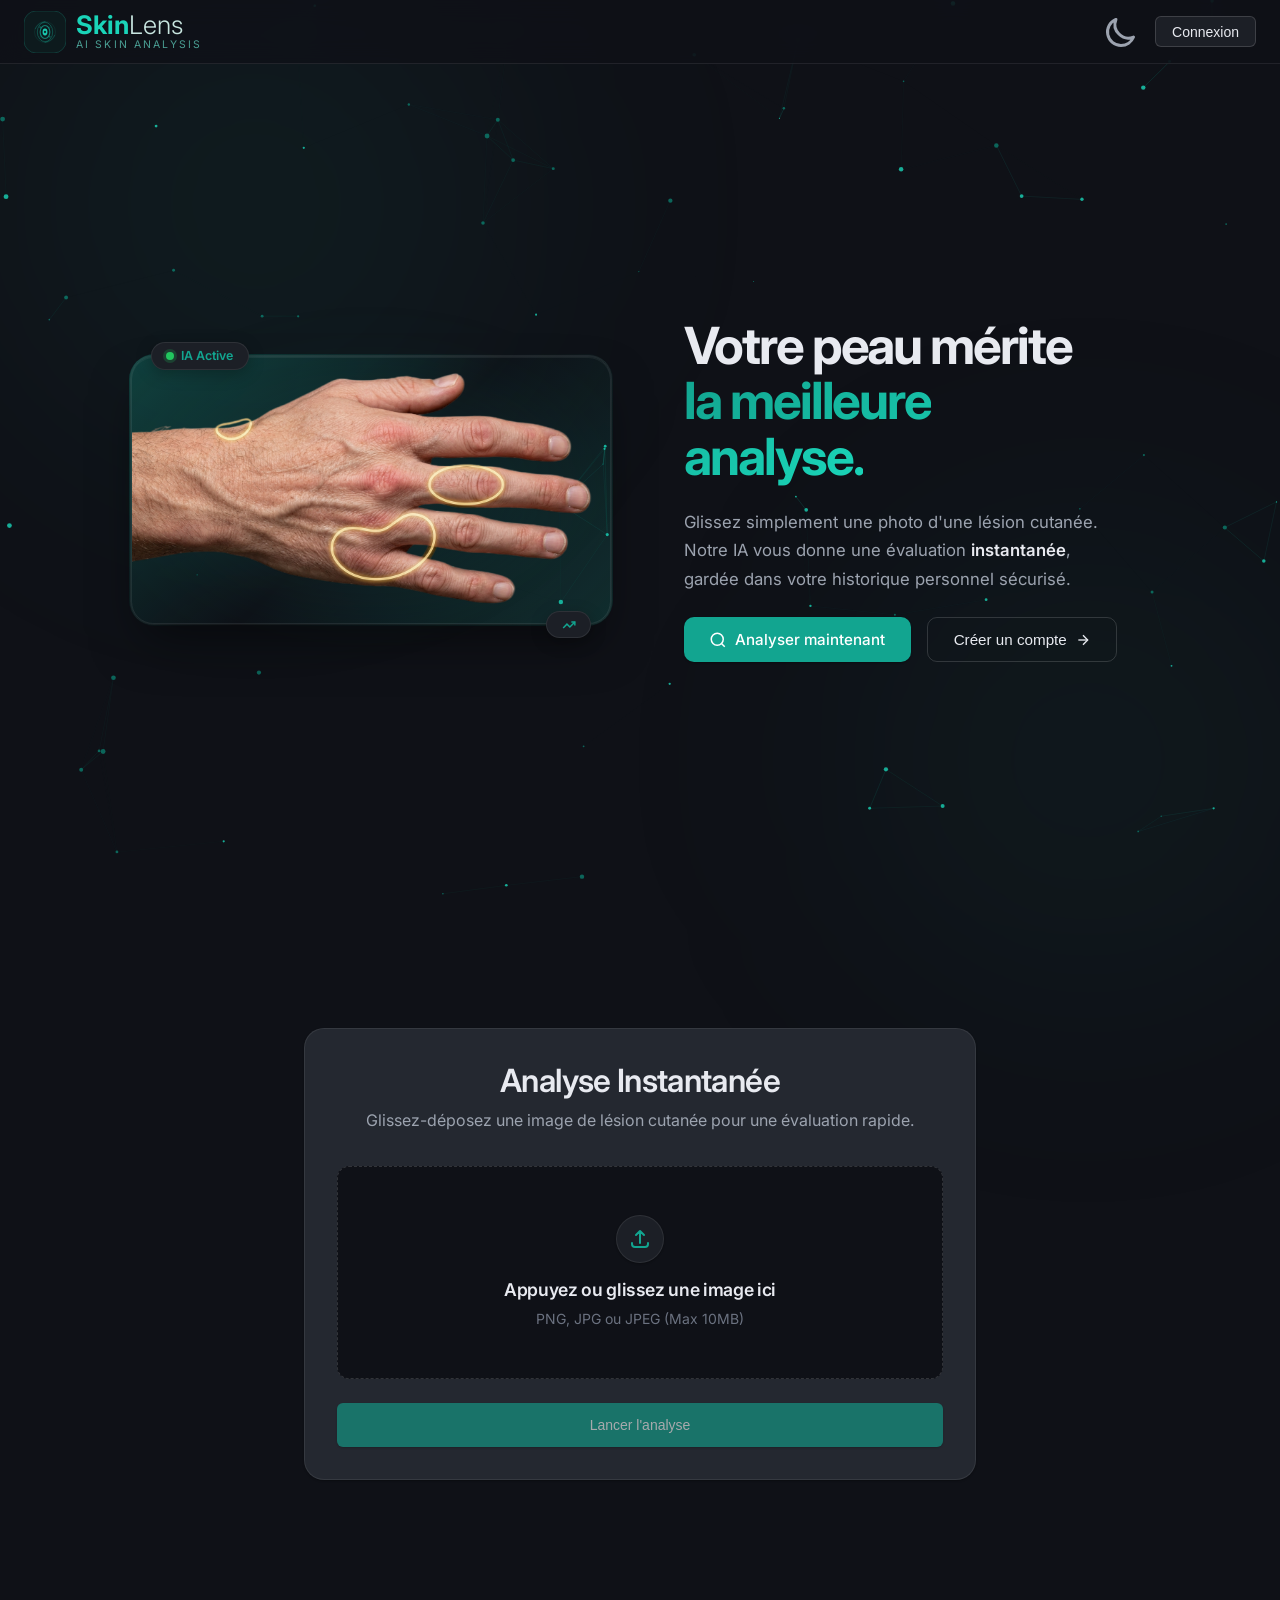
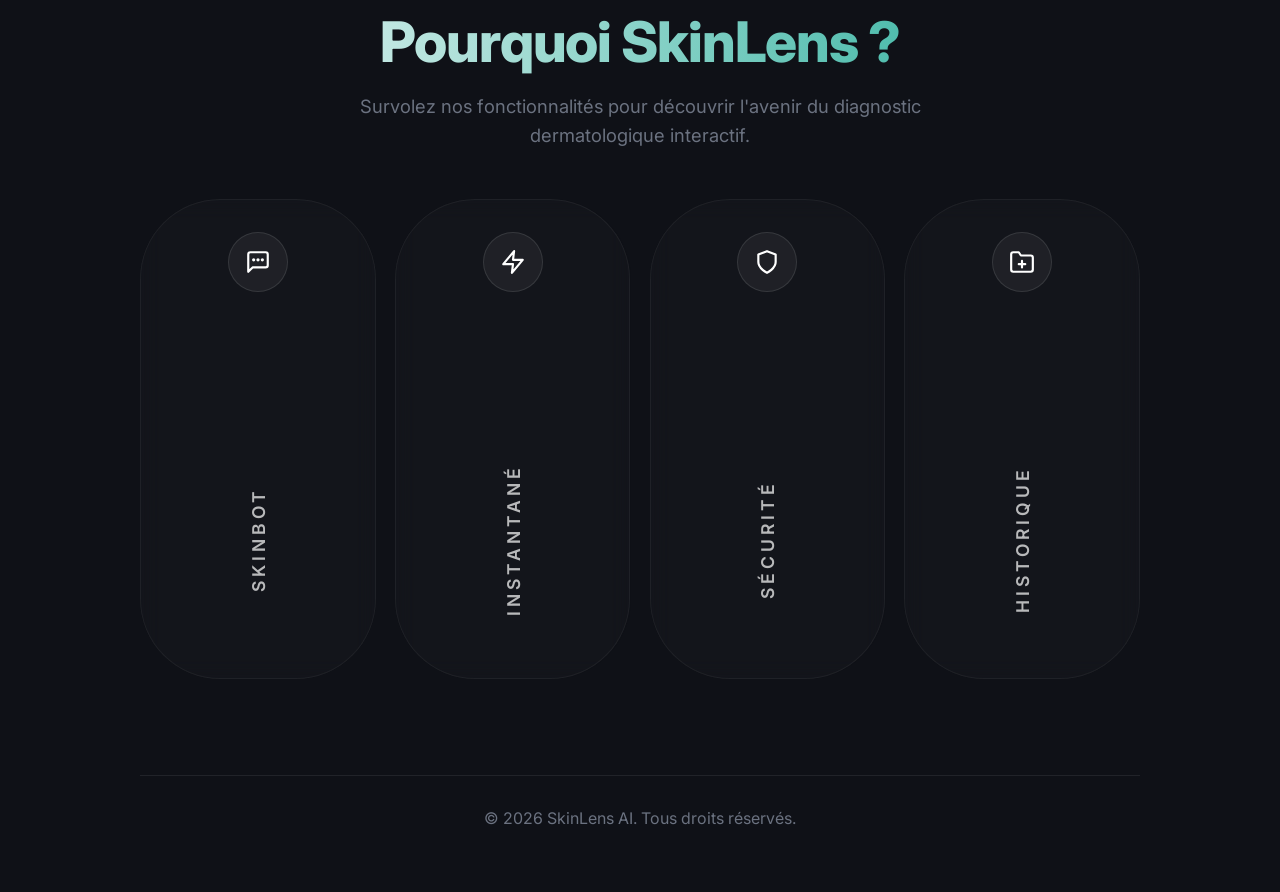
<file: frond-end/index.html>
<!DOCTYPE html>
<html lang="fr" data-theme="dark">

<head>
  <meta charset="UTF-8">
  <meta name="viewport" content="width=device-width, initial-scale=1.0">
  <title>Skin AI - Analyse Cutanée</title>
  <meta name="description" content="Analysez vos lésions cutanées instantanément grâce à l'IA.">
  <link rel="preconnect" href="https://fonts.googleapis.com">
  <link rel="preconnect" href="https://fonts.gstatic.com" crossorigin>
  <link href="https://fonts.googleapis.com/css2?family=Inter:wght@300;400;500;600;700&display=swap" rel="stylesheet">
  <link rel="stylesheet" href="css/main.css">
  <script>
    // Theme initialization
    const savedTheme = localStorage.getItem("skin_theme") || "dark";
    document.documentElement.setAttribute("data-theme", savedTheme);
  </script>
</head>

<body>

  <!-- Dynamic Background Canvas -->
  <canvas id="bg-canvas"
    style="position: fixed; top: 0; left: 0; width: 100%; height: 100%; z-index: -2; pointer-events: none;"></canvas>

  <nav class="navbar" style="justify-content: space-between;">
    <div class="flex items-center gap-4">
      <a href="#" class="nav-brand" style="display:flex; align-items:center; gap:10px; text-decoration:none;">
        <div class="logo-wrapper" style="display:flex;">
          <svg width="42" height="42" viewBox="0 0 52 52" fill="none" xmlns="http://www.w3.org/2000/svg"
            class="logo-light">
            <rect width="52" height="52" rx="15" fill="#0D7A6B" />
            <ellipse cx="26" cy="26" rx="13" ry="13" stroke="white" stroke-width="0.8" fill="none" opacity="0.15" />
            <ellipse cx="26" cy="26" rx="9.5" ry="12" stroke="white" stroke-width="1.2" fill="none" opacity="0.3" />
            <ellipse cx="26" cy="26" rx="6" ry="8" stroke="white" stroke-width="1.4" fill="none" opacity="0.55" />
            <ellipse cx="26" cy="26" rx="3" ry="4.2" fill="white" opacity="0.95" />
            <circle cx="26" cy="26" r="1.4" fill="#0D7A6B" />
            <circle cx="26" cy="26" r="0.6" fill="white" />
            <path d="M14 22 Q17 15 26 13" stroke="white" stroke-width="0.9" stroke-linecap="round" fill="none"
              opacity="0.3" />
            <path d="M38 30 Q35 37 26 39" stroke="white" stroke-width="0.9" stroke-linecap="round" fill="none"
              opacity="0.3" />
            <circle cx="20" cy="20" r="1" fill="white" opacity="0.4" />
            <circle cx="32" cy="32" r="1" fill="white" opacity="0.4" />
            <circle cx="32" cy="20" r="0.7" fill="white" opacity="0.25" />
            <circle cx="20" cy="32" r="0.7" fill="white" opacity="0.25" />
          </svg>
          <svg width="42" height="42" viewBox="0 0 52 52" fill="none" xmlns="http://www.w3.org/2000/svg"
            class="logo-dark">
            <rect width="52" height="52" rx="15" fill="#0D2E28" stroke="#1AD4B8" stroke-width="0.7" opacity="0.35" />
            <ellipse cx="26" cy="26" rx="13" ry="13" stroke="#1AD4B8" stroke-width="0.8" fill="none" opacity="0.15" />
            <ellipse cx="26" cy="26" rx="9.5" ry="12" stroke="#1AD4B8" stroke-width="1.2" fill="none" opacity="0.3" />
            <ellipse cx="26" cy="26" rx="6" ry="8" stroke="#1AD4B8" stroke-width="1.4" fill="none" opacity="0.55" />
            <ellipse cx="26" cy="26" rx="3" ry="4.2" fill="#1AD4B8" opacity="0.95" />
            <circle cx="26" cy="26" r="1.4" fill="#0B1014" />
            <circle cx="26" cy="26" r="0.6" fill="#1AD4B8" />
            <path d="M14 22 Q17 15 26 13" stroke="#1AD4B8" stroke-width="0.9" stroke-linecap="round" fill="none"
              opacity="0.3" />
            <path d="M38 30 Q35 37 26 39" stroke="#1AD4B8" stroke-width="0.9" stroke-linecap="round" fill="none"
              opacity="0.3" />
            <circle cx="20" cy="20" r="1" fill="#1AD4B8" opacity="0.4" />
            <circle cx="32" cy="32" r="1" fill="#1AD4B8" opacity="0.4" />
            <circle cx="32" cy="20" r="0.7" fill="#1AD4B8" opacity="0.25" />
            <circle cx="20" cy="32" r="0.7" fill="#1AD4B8" opacity="0.25" />
          </svg>
        </div>
        <div class="brand-text" style="display:flex; flex-direction:column; line-height:1; align-items:flex-start;">
          <div style="font-size:1.6rem;">
            <span class="brand-skin">Skin</span><span class="brand-lens">Lens</span>
          </div>
          <span class="brand-tagline">AI Skin Analysis</span>
        </div>
      </a>
    </div>

    <div class="nav-center hidden md-flex" style="gap: 2.5rem;">
      <a href="#home" class="nav-tab active">Accueil</a>
      <a href="#try-it" class="nav-tab">Analyser</a>
      <a href="#about" class="nav-tab">À propos</a>
    </div>

    <div class="nav-actions">
      <button id="theme-toggle" class="icon-btn" title="Changer le thème">
        <svg class="sun-icon hidden" fill="none" stroke="currentColor" viewBox="0 0 24 24">
          <path stroke-linecap="round" stroke-linejoin="round" stroke-width="2"
            d="M12 3v1m0 16v1m9-9h-1M4 12H3m15.364 6.364l-.707-.707M6.343 6.343l-.707-.707m12.728 0l-.707.707M6.343 17.657l-.707.707M16 12a4 4 0 11-8 0 4 4 0 018 0z">
          </path>
        </svg>
        <svg class="moon-icon" fill="none" stroke="currentColor" viewBox="0 0 24 24">
          <path stroke-linecap="round" stroke-linejoin="round" stroke-width="2"
            d="M20.354 15.354A9 9 0 018.646 3.646 9.003 9.003 0 0012 21a9.003 9.003 0 008.354-5.646z"></path>
        </svg>
      </button>
      <button id="nav-login-btn" class="btn btn-secondary" onclick="app.ui.toggleModal('login-modal')"
        style="padding: 0.4rem 1rem;">Connexion</button>
      <a id="nav-dash-btn" href="dashboard.html" class="btn btn-primary hidden" style="padding: 0.4rem 1rem;">Mon
        espace</a>
      <button id="nav-logout-btn" class="btn btn-secondary hidden"
        onclick="window.api.auth.logout(); location.reload();" style="padding: 0.4rem 1rem;">Déconnexion</button>
    </div>
  </nav>

  <div class="main-wrapper" style="margin-left: 0; padding-top: 0; display: block; width: 100%; overflow-x: hidden;">

    <!-- ══ HERO SECTION ══ -->
    <section id="home" class="hero-section">
      <div class="hero-grid">

        <!-- LEFT: Image -->
        <div class="hero-visual">
          <div class="hero-img-frame">
            <div class="hero-glow-outer"></div>
            <div class="hero-glow-inner"></div>
            <!-- Badge top-left -->
            <div class="hero-badge">
              <span class="hero-badge-dot"></span>
              IA Active
            </div>
            <!-- Image -->
            <img src="img.png" alt="Analyse cutanée par IA" class="hero-img" />
            <!-- Stat chip bottom-right -->
            <div class="hero-stat">
              <svg width="14" height="14" viewBox="0 0 24 24" fill="none" stroke="currentColor" stroke-width="2.5">
                <polyline points="22 7 13.5 15.5 8.5 10.5 2 17"></polyline>
                <polyline points="16 7 22 7 22 13"></polyline>
              </svg>

            </div>
          </div>
        </div>

        <!-- RIGHT: Text -->
        <div class="hero-content">

          <h1 class="hero-title">
            Votre peau mérite<br />
            <span class="hero-title-accent">la meilleure<br />analyse.</span>
          </h1>
          <p class="hero-desc">
            Glissez simplement une photo d'une lésion cutanée.
            Notre IA vous donne une évaluation <strong>instantanée</strong>,
            gardée dans votre historique personnel sécurisé.
          </p>
          <div class="hero-actions">
            <a href="#try-it" class="btn btn-primary btn-hero">
              <svg width="18" height="18" viewBox="0 0 24 24" fill="none" stroke="currentColor" stroke-width="2">
                <circle cx="11" cy="11" r="8" />
                <line x1="21" y1="21" x2="16.65" y2="16.65" />
              </svg>
              Analyser maintenant
            </a>
            <button class="btn btn-ghost btn-hero" onclick="app.ui.toggleModal('register-modal')">
              Créer un compte
              <svg width="16" height="16" viewBox="0 0 24 24" fill="none" stroke="currentColor" stroke-width="2">
                <line x1="5" y1="12" x2="19" y2="12" />
                <polyline points="12 5 19 12 12 19" />
              </svg>
            </button>
          </div>
          <!-- Trust indicators -->


        </div>
    </section>

    <section id="try-it" class="container mt-8 mb-8" style="max-width: 720px; margin: 4rem auto; padding-top: 4rem;">
      <div class="upload-card">
        <div class="text-center mb-8">
          <h2 class="mb-2" style="font-size: 2rem;">Analyse Instantanée</h2>
          <p>Glissez-déposez une image de lésion cutanée pour une évaluation rapide.</p>
        </div>
        <div id="ai-drop-zone" class="drop-zone idle">
          <div class="upload-icon">
            <svg fill="none" stroke="currentColor" viewBox="0 0 24 24" stroke-width="2">
              <path stroke-linecap="round" stroke-linejoin="round"
                d="M4 16v1a3 3 0 003 3h10a3 3 0 003-3v-1m-4-8l-4-4m0 0L8 8m4-4v12"></path>
            </svg>
          </div>
          <h3 class="mb-2" style="font-size: 1.1rem; color: var(--text-primary);">Appuyez ou glissez une image ici</h3>
          <p class="text-sm text-muted">PNG, JPG ou JPEG (Max 10MB)</p>
          <input type="file" id="ai-file-input" accept="image/*" class="hidden">
        </div>
        <img id="ai-preview" class="preview-img hidden w-full mt-4" alt="Prévisualisation"
          style="border-radius: var(--radius-md); max-height: 300px; object-fit: contain; border: 1px solid var(--border-subtle);">

        <div id="ai-progress-container" class="progress-container hidden mt-4"
          style="width: 100%; height: 8px; background: var(--bg-hover); border-radius: 4px; overflow: hidden;">
          <div id="ai-progress-bar"
            style="height: 100%; width: 0%; background: var(--accent-primary); transition: width 0.3s ease;"></div>
        </div>

        <button id="ai-btn-predict" class="btn btn-primary mt-6 w-full" style="padding: 0.875rem;" disabled>Lancer
          l'analyse</button>
        <div id="ai-result" class="result-card hidden mt-6">
          <h3 class="mb-4" style="color: var(--accent-primary); font-size: 1.25rem;">Résultats de l'analyse</h3>
          <div id="ai-predictions-list" class="flex flex-col gap-3">
            <!-- Predictions will be injected here -->
          </div>
        </div>
      </div>
    </section>

    <style>
      .expanding-gallery {
        display: flex;
        width: 100%;
        max-width: 1000px;
        height: 480px;
        margin: 0 auto;
        gap: 1.2rem;
      }
      
      .expanding-card {
        flex: 1;
        border-radius: 80px;
        background: rgba(255, 255, 255, 0.02);
        border: 1px solid rgba(255, 255, 255, 0.05);
        backdrop-filter: blur(10px);
        position: relative;
        overflow: hidden;
        cursor: pointer;
        display: flex;
        flex-direction: column;
        justify-content: flex-end;
        padding: 2.5rem;
        transition: all 0.7s cubic-bezier(0.25, 1, 0.3, 1);
      }
      
      .expanding-card:hover {
        flex: 5;
        background: rgba(13, 122, 107, 0.1);
        border-color: rgba(26, 212, 184, 0.4);
        box-shadow: 0 20px 50px rgba(0,0,0,0.4), inset 0 0 30px rgba(26, 212, 184, 0.1);
      }

      .expanding-card::before {
        content: '';
        position: absolute;
        top: -150px; right: -150px;
        width: 400px; height: 400px;
        background: radial-gradient(circle, rgba(26, 212, 184, 0.2) 0%, transparent 70%);
        border-radius: 50%;
        opacity: 0;
        transition: opacity 0.7s ease;
        pointer-events: none;
      }
      .expanding-card:hover::before {
        opacity: 1;
      }

      .card-icon {
        width: 60px; height: 60px;
        border-radius: 50%;
        background: rgba(255, 255, 255, 0.05);
        border: 1px solid rgba(255, 255, 255, 0.1);
        display: flex; align-items: center; justify-content: center;
        font-size: 1.8rem;
        position: absolute;
        top: 2rem;
        left: 50%;
        transform: translateX(-50%);
        transition: all 0.7s cubic-bezier(0.25, 1, 0.3, 1);
        color: #fff;
      }
      
      .expanding-card:hover .card-icon {
        left: 2.5rem;
        transform: translateX(0);
        background: linear-gradient(135deg, rgba(26, 212, 184, 0.2), rgba(13, 122, 107, 0.4));
        border-color: rgba(26, 212, 184, 0.4);
        color: #1AD4B8;
        box-shadow: 0 0 20px rgba(26, 212, 184, 0.3);
      }

      .card-title-vertical {
        position: absolute;
        bottom: 8rem;
        left: 50%;
        transform: translateX(-50%) rotate(-90deg);
        transform-origin: center center;
        white-space: nowrap;
        font-size: 1.1rem;
        font-weight: 600;
        color: rgba(255, 255, 255, 0.7);
        transition: all 0.4s ease;
        letter-spacing: 4px;
        text-transform: uppercase;
      }
      
      .expanding-card:hover .card-title-vertical {
        opacity: 0;
        transform: translateX(-50%) rotate(-90deg) translateY(20px);
      }

      .card-content {
        display: flex;
        flex-direction: column;
        gap: 0.8rem;
        opacity: 0;
        transform: translateY(30px);
        transition: all 0.5s cubic-bezier(0.25, 1, 0.3, 1);
        width: 350px;
        pointer-events: none;
      }
      
      .expanding-card:hover .card-content {
        opacity: 1;
        transform: translateY(0);
        transition-delay: 0.2s;
        pointer-events: auto;
      }

      .card-title {
        font-size: 2.2rem;
        font-weight: 700;
        color: #fff;
        margin: 0;
      }
      
      .card-desc {
        color: rgba(255, 255, 255, 0.8);
        font-size: 1.1rem;
        line-height: 1.6;
        margin: 0;
      }

      @media (max-width: 900px) {
        .expanding-gallery {
          flex-direction: column;
          height: 600px;
        }
        .expanding-card:hover {
           flex: 3;
        }
        .card-icon {
          left: 2rem;
          top: 50%;
          transform: translateY(-50%);
        }
        .card-title-vertical {
          transform: translateY(-50%);
          left: 6rem;
          top: 50%;
          bottom: auto;
          letter-spacing: 2px;
        }
        .expanding-card:hover .card-title-vertical {
          transform: translateY(-50%) translateX(20px);
        }
        .expanding-card:hover .card-icon {
          top: 2rem;
          left: 2rem;
          transform: translateY(0);
        }
        .card-content {
          width: 100%;
        }
      }
    </style>

    <section id="about" class="container mt-8 mb-8" style="max-width: 1100px; margin: 6rem auto;">
      <div class="text-center mb-12">
        <h2 style="font-size: 3.5rem; font-weight: 800; margin-bottom: 1rem; background: linear-gradient(90deg, #fff, var(--accent-primary)); -webkit-background-clip: text; -webkit-text-fill-color: transparent;">Pourquoi SkinLens ?</h2>
        <p style="font-size: 1.15rem; color: var(--text-muted); max-width: 650px; margin: 0 auto;">Survolez nos fonctionnalités pour découvrir l'avenir du diagnostic dermatologique interactif.</p>
      </div>

      <div class="expanding-gallery">
        
        <!-- SkinBot -->
        <div class="expanding-card">
          <div class="card-icon">
            <svg width="26" height="26" viewBox="0 0 24 24" fill="none" stroke="currentColor" stroke-width="2" stroke-linecap="round" stroke-linejoin="round">
              <path d="M21 15a2 2 0 0 1-2 2H7l-4 4V5a2 2 0 0 1 2-2h14a2 2 0 0 1 2 2z"></path>
              <circle cx="8" cy="10" r="1.5" fill="currentColor" stroke="none"></circle>
              <circle cx="12" cy="10" r="1.5" fill="currentColor" stroke="none"></circle>
              <circle cx="16" cy="10" r="1.5" fill="currentColor" stroke="none"></circle>
            </svg>
          </div>
          <div class="card-title-vertical">SkinBot</div>
          <div class="card-content">
            <h3 class="card-title">SkinBot Assistant</h3>
            <p class="card-desc">Discutez en temps réel avec notre intelligence artificielle conversationnelle. SkinBot vulgarise les termes médicaux complexes et vous accompagne pas-à-pas dans la compréhension de vos résultats.</p>
          </div>
        </div>

        <!-- Instantané -->
        <div class="expanding-card">
          <div class="card-icon">
            <svg width="26" height="26" viewBox="0 0 24 24" fill="none" stroke="currentColor" stroke-width="2" stroke-linecap="round" stroke-linejoin="round"><polygon points="13 2 3 14 12 14 11 22 21 10 12 10 13 2"></polygon></svg>
          </div>
          <div class="card-title-vertical">Instantané</div>
          <div class="card-content">
            <h3 class="card-title">Analyse Rapide</h3>
            <p class="card-desc">Obtenez une évaluation en quelques secondes grâce à notre moteur de Deep Learning (EfficientNet) embarqué à très haute performance, directement depuis l'interface web.</p>
          </div>
        </div>

        <!-- Privé -->
        <div class="expanding-card">
          <div class="card-icon">
            <svg width="26" height="26" viewBox="0 0 24 24" fill="none" stroke="currentColor" stroke-width="2" stroke-linecap="round" stroke-linejoin="round"><path d="M12 22s8-4 8-10V5l-8-3-8 3v7c0 6 8 10 8 10z"></path></svg>
          </div>
          <div class="card-title-vertical">Sécurité</div>
          <div class="card-content">
            <h3 class="card-title">Privé & Sécurisé</h3>
            <p class="card-desc">Vos données médicales vous appartiennent. Nous utilisons un chiffrement avancé et une authentification forte pour garantir la confidentialité absolue de vos dossiers personnels.</p>
          </div>
        </div>

        <!-- Historique -->
        <div class="expanding-card">
          <div class="card-icon">
            <svg width="26" height="26" viewBox="0 0 24 24" fill="none" stroke="currentColor" stroke-width="2" stroke-linecap="round" stroke-linejoin="round"><path d="M22 19a2 2 0 0 1-2 2H4a2 2 0 0 1-2-2V5a2 2 0 0 1 2-2h5l2 3h9a2 2 0 0 1 2 2z"></path><line x1="12" y1="11" x2="12" y2="17"></line><line x1="9" y1="14" x2="15" y2="14"></line></svg>
          </div>
          <div class="card-title-vertical">Historique</div>
          <div class="card-content">
            <h3 class="card-title">Suivi Médical</h3>
            <p class="card-desc">Toutes vos analyses sont soigneusement sauvegardées et structurées dans votre espace personnel sécurisé pour un suivi continu et détaillé de l'évolution de vos lésions.</p>
          </div>
        </div>

      </div>
    </section>

    <footer class="mt-12 text-center text-muted"
      style="padding: 2rem 0; border-top: 1px solid var(--border-subtle); max-width: 1000px; margin: 0 auto; width: 100%;">
      &copy; 2026 SkinLens AI. Tous droits réservés.
    </footer>
  </div>

  <!-- Login Modal -->
  <div id="login-modal" class="modal-overlay">
    <div class="modal-content relative">
      <button class="modal-close" onclick="app.ui.toggleModal('login-modal')">&times;</button>
      <h2 class="mb-4">Bon retour 👋</h2>
      <form id="login-form">
        <div class="input-group">
          <label class="input-label">Email</label>
          <input type="email" id="login-email" class="input-field" required>
        </div>
        <div class="input-group">
          <label class="input-label">Mot de passe</label>
          <input type="password" id="login-password" class="input-field" required>
        </div>
        <div id="login-error" class="mb-4 text-center text-sm" style="color:var(--danger);"></div>
        <button type="submit" class="btn btn-primary" style="width:100%;">Se connecter</button>
      </form>
      <p class="text-center mt-4 text-sm text-muted">
        Pas encore de compte ?
        <a href="#" onclick="app.ui.toggleModal('login-modal'); app.ui.toggleModal('register-modal');"
          style="color: var(--accent-primary); font-weight: 500;">S'inscrire</a>
      </p>
    </div>
  </div>

  <!-- Register Modal -->
  <div id="register-modal" class="modal-overlay">
    <div class="modal-content relative">
      <button class="modal-close" onclick="app.ui.toggleModal('register-modal')">&times;</button>
      <h2 class="mb-4">Créer un compte</h2>
      <form id="register-form">
        <div class="input-group">
          <label class="input-label">Email</label>
          <input type="email" id="reg-email" class="input-field" required>
        </div>
        <div class="input-group">
          <label class="input-label">Mot de passe</label>
          <input type="password" id="reg-password" class="input-field" required>
        </div>
        <div id="reg-error" class="mb-4 text-center text-sm" style="color:var(--danger);"></div>
        <button type="submit" class="btn btn-primary" style="width:100%;">S'inscrire</button>
      </form>
    </div>
  </div>

  <!-- Custom Alert Modal -->
  <div id="alert-modal" class="modal-overlay" style="z-index: 9999;">
    <div class="modal-content relative" style="max-width:400px; padding: 2rem; text-align: center;">
      <h3 id="alert-modal-title" class="mb-4" style="color:var(--text-primary);">Message</h3>
      <p id="alert-modal-message" class="text-sm text-muted mb-6"></p>
      <div class="flex justify-center">
        <button id="alert-modal-ok" class="btn btn-primary w-full">OK</button>
      </div>
    </div>
  </div>

  <!-- Background Animation Script -->
  <script>
    const canvas = document.getElementById('bg-canvas');
    const ctx = canvas.getContext('2d');
    let width, height, particles;

    function initCanvas() {
      width = canvas.width = window.innerWidth;
      height = canvas.height = window.innerHeight;
      particles = [];
      const numParticles = window.innerWidth < 768 ? 40 : 80;
      for (let i = 0; i < numParticles; i++) {
        particles.push({
          x: Math.random() * width,
          y: Math.random() * height,
          radius: Math.random() * 2 + 0.5,
          vx: (Math.random() - 0.5) * 0.4,
          vy: (Math.random() - 0.5) * 0.4,
          baseColor: Math.random() > 0.5 ? '26, 212, 184' : '13, 122, 107' // RGB for --brand-skin & --accent-primary
        });
      }
    }

    function animate() {
      requestAnimationFrame(animate);
      ctx.clearRect(0, 0, width, height);

      const theme = document.documentElement.getAttribute('data-theme');
      const isDark = theme === 'dark';

      for (let i = 0; i < particles.length; i++) {
        let p = particles[i];
        p.x += p.vx;
        p.y += p.vy;

        if (p.x < 0 || p.x > width) p.vx *= -1;
        if (p.y < 0 || p.y > height) p.vy *= -1;

        ctx.beginPath();
        ctx.arc(p.x, p.y, p.radius, 0, Math.PI * 2);
        ctx.fillStyle = `rgba(${p.baseColor}, ${isDark ? 0.8 : 0.4})`;
        ctx.fill();

        for (let j = i + 1; j < particles.length; j++) {
          let p2 = particles[j];
          let dist = Math.sqrt((p.x - p2.x) ** 2 + (p.y - p2.y) ** 2);
          if (dist < 120) {
            ctx.beginPath();
            ctx.moveTo(p.x, p.y);
            ctx.lineTo(p2.x, p2.y);
            ctx.strokeStyle = `rgba(${p.baseColor}, ${(1 - dist / 120) * (isDark ? 0.3 : 0.15)})`;
            ctx.lineWidth = 0.5;
            ctx.stroke();
          }
        }
      }
    }

    window.addEventListener('resize', initCanvas);
    initCanvas();
    animate();

    // Re-initialize canvas colors when theme changes if needed
    const observer = new MutationObserver((mutations) => {
      mutations.forEach((mutation) => {
        if (mutation.attributeName === 'data-theme') {
          // colors are dynamic based on isDark flag in animate
        }
      });
    });
    observer.observe(document.documentElement, { attributes: true });
  </script>

  <script src="js/api.js"></script>
  <script src="js/app.js"></script>
</body>

</html>
</file>
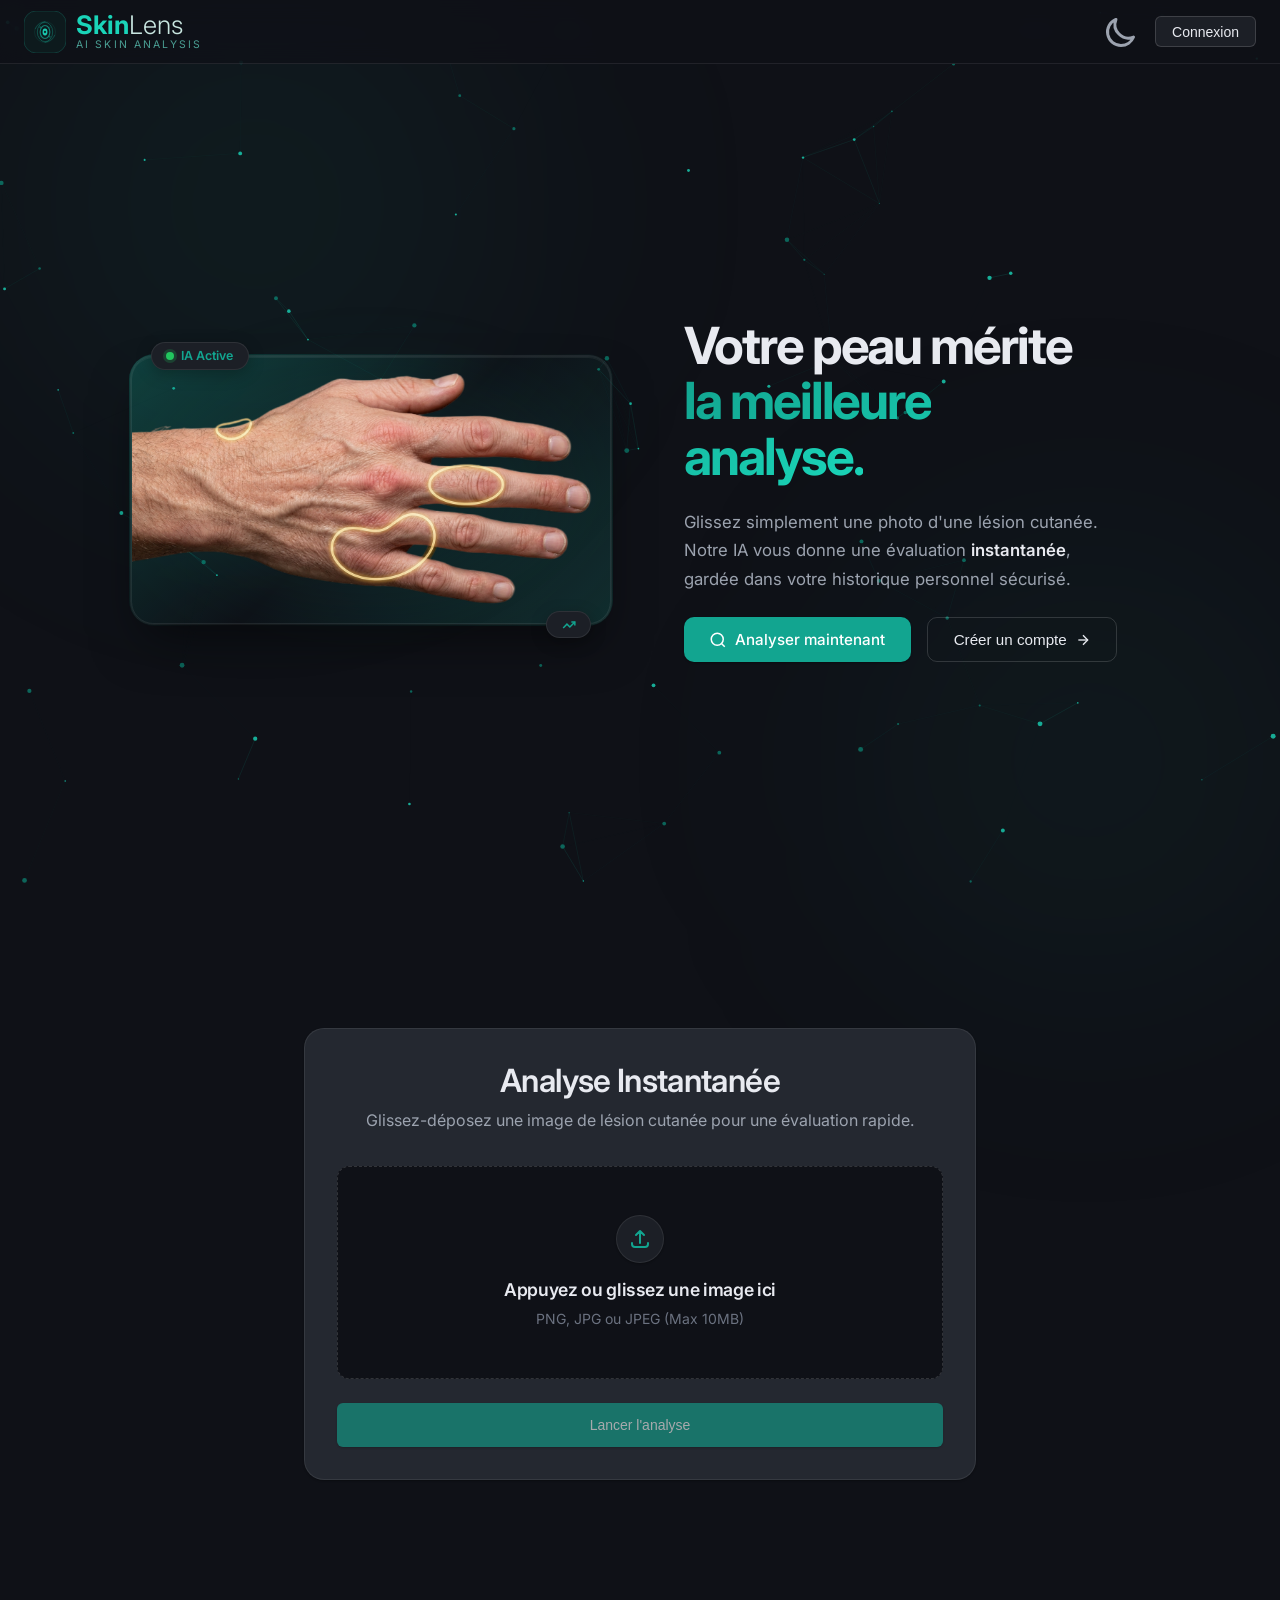
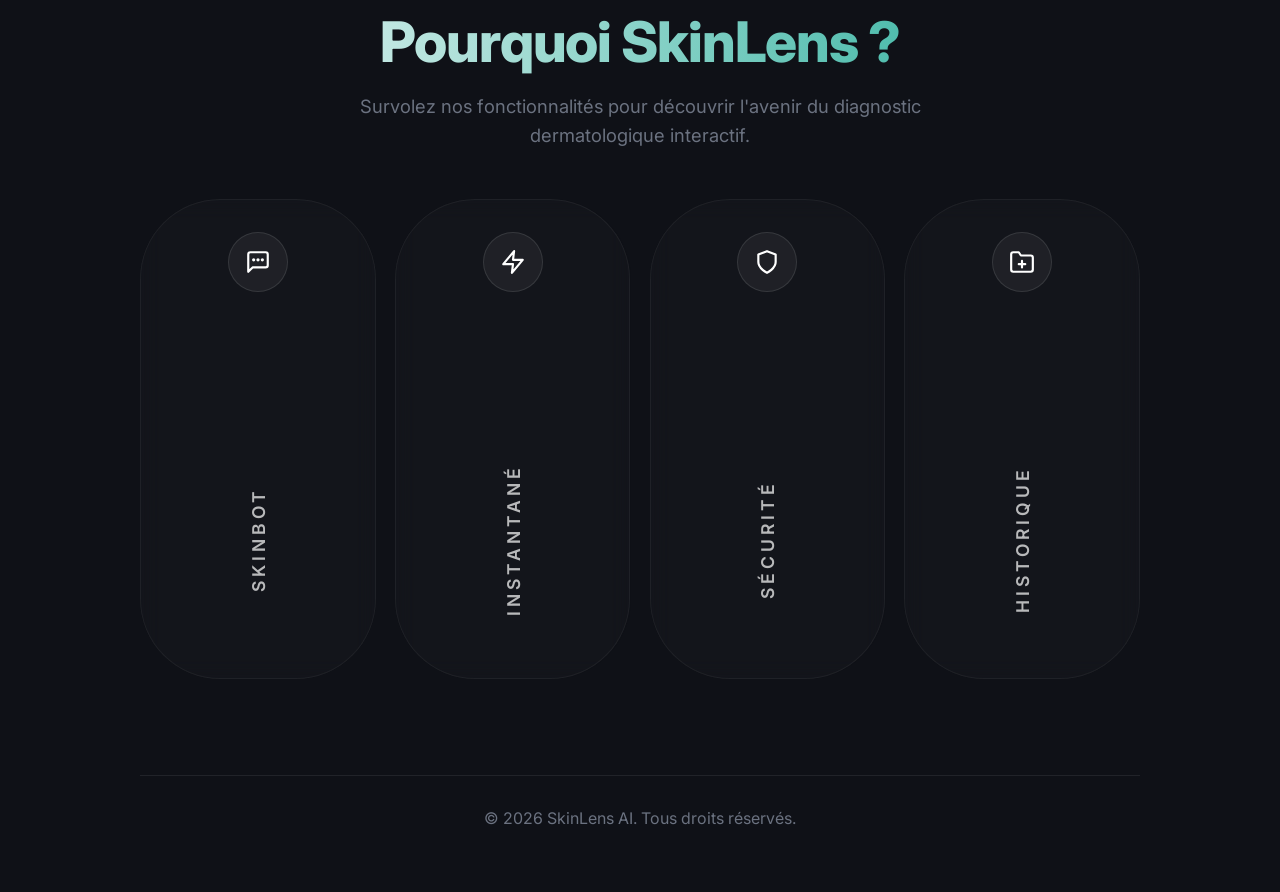
<file: frond-end/dashboard.html>
<!DOCTYPE html>
<html lang="fr" data-theme="light">
<head>
  <meta charset="UTF-8">
  <meta name="viewport" content="width=device-width, initial-scale=1.0">
  <title>Skin AI — Diagnostic & Chat</title>
  <link rel="stylesheet" href="css/main.css">
  <script>
    // Theme initialization
    const savedTheme = localStorage.getItem("skin_theme") || "light";
    document.documentElement.setAttribute("data-theme", savedTheme);
    
    // Auth check
    if (!localStorage.getItem("api_token")) {
      window.location.href = "index.html";
    }
  </script>
</head>
<body class="sidebar-closed">

  <!-- Dynamic Background Canvas -->
  <canvas id="bg-canvas" style="position: fixed; top: 0; left: 0; width: 100%; height: 100%; z-index: -2; pointer-events: none;"></canvas>

  <!-- ── Navbar ── -->
  <nav class="navbar">
    <div class="flex items-center gap-4">
      <button id="toggle-sidebar" class="icon-btn" title="Ouvrir l'historique">
        <svg fill="none" stroke="currentColor" viewBox="0 0 24 24" stroke-width="2"><path stroke-linecap="round" stroke-linejoin="round" d="M4 6h16M4 12h16M4 18h7"></path></svg>
      </button>
      <a href="#" class="nav-brand" style="display:flex; align-items:center; gap:10px; text-decoration:none;">
        <div class="logo-wrapper" style="display:flex;">
          <svg width="42" height="42" viewBox="0 0 52 52" fill="none" xmlns="http://www.w3.org/2000/svg" class="logo-light">
            <rect width="52" height="52" rx="15" fill="#0D7A6B"/>
            <ellipse cx="26" cy="26" rx="13" ry="13" stroke="white" stroke-width="0.8" fill="none" opacity="0.15"/>
            <ellipse cx="26" cy="26" rx="9.5" ry="12" stroke="white" stroke-width="1.2" fill="none" opacity="0.3"/>
            <ellipse cx="26" cy="26" rx="6" ry="8" stroke="white" stroke-width="1.4" fill="none" opacity="0.55"/>
            <ellipse cx="26" cy="26" rx="3" ry="4.2" fill="white" opacity="0.95"/>
            <circle cx="26" cy="26" r="1.4" fill="#0D7A6B"/>
            <circle cx="26" cy="26" r="0.6" fill="white"/>
            <path d="M14 22 Q17 15 26 13" stroke="white" stroke-width="0.9" stroke-linecap="round" fill="none" opacity="0.3"/>
            <path d="M38 30 Q35 37 26 39" stroke="white" stroke-width="0.9" stroke-linecap="round" fill="none" opacity="0.3"/>
            <circle cx="20" cy="20" r="1" fill="white" opacity="0.4"/>
            <circle cx="32" cy="32" r="1" fill="white" opacity="0.4"/>
            <circle cx="32" cy="20" r="0.7" fill="white" opacity="0.25"/>
            <circle cx="20" cy="32" r="0.7" fill="white" opacity="0.25"/>
          </svg>
          <svg width="42" height="42" viewBox="0 0 52 52" fill="none" xmlns="http://www.w3.org/2000/svg" class="logo-dark">
            <rect width="52" height="52" rx="15" fill="#0D2E28" stroke="#1AD4B8" stroke-width="0.7" opacity="0.35"/>
            <ellipse cx="26" cy="26" rx="13" ry="13" stroke="#1AD4B8" stroke-width="0.8" fill="none" opacity="0.15"/>
            <ellipse cx="26" cy="26" rx="9.5" ry="12" stroke="#1AD4B8" stroke-width="1.2" fill="none" opacity="0.3"/>
            <ellipse cx="26" cy="26" rx="6" ry="8" stroke="#1AD4B8" stroke-width="1.4" fill="none" opacity="0.55"/>
            <ellipse cx="26" cy="26" rx="3" ry="4.2" fill="#1AD4B8" opacity="0.95"/>
            <circle cx="26" cy="26" r="1.4" fill="#0B1014"/>
            <circle cx="26" cy="26" r="0.6" fill="#1AD4B8"/>
            <path d="M14 22 Q17 15 26 13" stroke="#1AD4B8" stroke-width="0.9" stroke-linecap="round" fill="none" opacity="0.3"/>
            <path d="M38 30 Q35 37 26 39" stroke="#1AD4B8" stroke-width="0.9" stroke-linecap="round" fill="none" opacity="0.3"/>
            <circle cx="20" cy="20" r="1" fill="#1AD4B8" opacity="0.4"/>
            <circle cx="32" cy="32" r="1" fill="#1AD4B8" opacity="0.4"/>
            <circle cx="32" cy="20" r="0.7" fill="#1AD4B8" opacity="0.25"/>
            <circle cx="20" cy="32" r="0.7" fill="#1AD4B8" opacity="0.25"/>
          </svg>
        </div>
        <div class="brand-text" style="display:flex; flex-direction:column; line-height:1; align-items:flex-start;">
          <div style="font-size:1.6rem;">
            <span class="brand-skin">Skin</span><span class="brand-lens">Lens</span>
          </div>
          <span class="brand-tagline">AI Skin Analysis</span>
        </div>
      </a>
    </div>

    <div class="nav-center">
      <button class="nav-tab active" data-target="analyze-section">Diagnostic</button>
      <button class="nav-tab" data-target="chat-section">Assistant Chat</button>
    </div>

    <div class="nav-actions">
      <button id="theme-toggle" class="icon-btn" title="Changer le thème">
        <svg class="sun-icon hidden" fill="none" stroke="currentColor" viewBox="0 0 24 24"><path stroke-linecap="round" stroke-linejoin="round" stroke-width="2" d="M12 3v1m0 16v1m9-9h-1M4 12H3m15.364 6.364l-.707-.707M6.343 6.343l-.707-.707m12.728 0l-.707.707M6.343 17.657l-.707.707M16 12a4 4 0 11-8 0 4 4 0 018 0z"></path></svg>
        <svg class="moon-icon" fill="none" stroke="currentColor" viewBox="0 0 24 24"><path stroke-linecap="round" stroke-linejoin="round" stroke-width="2" d="M20.354 15.354A9 9 0 018.646 3.646 9.003 9.003 0 0012 21a9.003 9.003 0 008.354-5.646z"></path></svg>
      </button>
      <button onclick="window.api.auth.logout(); window.location.href='index.html'" class="btn btn-secondary" style="padding: 0.4rem 1rem;">Déconnexion</button>
    </div>
  </nav>

  <!-- ── Sidebar (History) ── -->
  <aside id="sidebar" class="sidebar">
    <div class="sidebar-header flex justify-between items-center">
      <span>Historique</span>
      <button id="close-sidebar" class="icon-btn" style="width:28px;height:28px;">&times;</button>
    </div>
    <div class="sidebar-content" id="history-sidebar-content">
      <div class="text-center text-muted text-sm mt-8">Chargement de l'historique...</div>
    </div>
  </aside>

  <!-- ── Main App Layout ── -->
  <div class="main-wrapper">

    <!-- Section: Image Analysis -->
    <section id="analyze-section" class="section-container active">
      <div class="text-center mb-8">
        <h2>Analyse Dermatologique</h2>
        <p>Glissez-déposez une image de lésion cutanée pour un diagnostic instantané par l'IA.</p>
      </div>

      <div class="upload-card">
        <form id="upload-form">
          <div id="modal-drop-zone" class="drop-zone idle">
            <div class="upload-icon">
              <svg fill="none" stroke="currentColor" viewBox="0 0 24 24" stroke-width="2"><path stroke-linecap="round" stroke-linejoin="round" d="M4 16v1a3 3 0 003 3h10a3 3 0 003-3v-1m-4-8l-4-4m0 0L8 8m4-4v12"></path></svg>
            </div>
            <h3 class="mb-2" style="font-size: 1.1rem; color: var(--text-primary);">Sélectionnez une image</h3>
            <p class="text-sm text-muted">PNG, JPG ou JPEG (Max 10MB)</p>
            <input type="file" id="modal-file-input" accept="image/*" class="hidden" required>
          </div>
          
          <img id="modal-preview" class="hidden w-full mt-4" alt="Aperçu" style="border-radius: var(--radius-md); max-height: 300px; object-fit: contain; border: 1px solid var(--border-subtle);">

          <button type="submit" id="modal-submit-btn" class="btn btn-primary w-full mt-6" style="padding: 0.875rem;" disabled>
            Analyser l'image
          </button>
        </form>
      </div>

      <div id="modal-result" class="result-card hidden mt-6">
        <h3 class="mb-4" style="color: var(--accent-primary); font-size: 1.25rem;">Résultats de l'analyse</h3>
        <div id="modal-predictions-list" class="flex flex-col gap-3">
          <!-- Predictions will be injected here -->
        </div>
      </div>
    </section>

    <!-- Section: Chatbot -->
    <section id="chat-section" class="section-container">
      <div class="text-center mb-6">
        <h2>Assistant SkinBot</h2>
        <p>Posez vos questions sur la dermatologie ou discutez de vos analyses précédentes.</p>
      </div>

      <div class="chat-container">
        <div id="chat-messages" class="chat-messages">
          <div class="chat-bubble bot">
            Bonjour ! Je suis SkinBot. Je suis là pour répondre à vos questions et analyser vos résultats de diagnostic. Comment puis-je vous aider aujourd'hui ?<br><br>
            <span style="font-size:0.8rem; color: var(--danger);">⚠️ Rappel : Je ne remplace pas une consultation médicale.</span>
          </div>
        </div>
        <form id="chat-form" class="chat-input-area">
          <input type="text" id="chat-input" class="chat-input" placeholder="Écrivez votre message..." autocomplete="off" required>
          <button type="submit" class="btn btn-primary" style="padding: 0 1.25rem; border-radius: 999px;">
            <svg fill="none" stroke="currentColor" viewBox="0 0 24 24" stroke-width="2" style="width:20px;height:20px;"><path stroke-linecap="round" stroke-linejoin="round" d="M12 19l9 2-9-18-9 18 9-2zm0 0v-8"></path></svg>
          </button>
        </form>
        <div class="flex justify-between px-4 pb-2 pt-1" style="background: var(--bg-surface);">
          <button onclick="app.ui.saveChat()" class="btn btn-secondary text-xs" style="padding: 0.25rem 0.75rem; background: transparent; border-color: transparent;">💾 Sauvegarder</button>
          <button onclick="app.ui.downloadChat()" class="btn btn-secondary text-xs" style="padding: 0.25rem 0.75rem; background: transparent; border-color: transparent;">📥 Télécharger</button>
        </div>
      </div>
    </section>

  </div>

  <!-- Detail Modal for History -->
  <div id="detail-modal" class="modal-overlay">
    <div class="modal-content relative" style="max-width:520px;">
      <button class="modal-close" onclick="app.ui.toggleModal('detail-modal')">&times;</button>
      <div id="detail-content"></div>
    </div>
  </div>

  <!-- Custom Prompt Modal -->
  <div id="prompt-modal" class="modal-overlay">
    <div class="modal-content relative" style="max-width:400px; padding: 2rem;">
      <h3 id="prompt-modal-title" class="mb-4" style="color:var(--text-primary);">Titre</h3>
      <input type="text" id="prompt-modal-input" class="input-field mb-6" style="width:100%; border:1px solid var(--border-subtle); background:var(--bg-base); color:var(--text-primary); border-radius:var(--radius-sm); padding:0.75rem;">
      <div class="flex justify-end gap-3">
        <button id="prompt-modal-cancel" class="btn btn-secondary">Annuler</button>
        <button id="prompt-modal-confirm" class="btn btn-primary">Confirmer</button>
      </div>
    </div>
  </div>

  <!-- Custom Alert Modal -->
  <div id="alert-modal" class="modal-overlay" style="z-index: 9999;">
    <div class="modal-content relative" style="max-width:400px; padding: 2rem; text-align: center;">
      <h3 id="alert-modal-title" class="mb-4" style="color:var(--text-primary);">Message</h3>
      <p id="alert-modal-message" class="text-sm text-muted mb-6"></p>
      <div class="flex justify-center">
        <button id="alert-modal-ok" class="btn btn-primary w-full">OK</button>
      </div>
    </div>
  </div>

  <!-- Custom Confirm Modal -->
  <div id="confirm-modal" class="modal-overlay" style="z-index: 9999;">
    <div class="modal-content relative" style="max-width:400px; padding: 2rem; text-align: center;">
      <h3 id="confirm-modal-title" class="mb-4" style="color:var(--text-primary);">Confirmation</h3>
      <p id="confirm-modal-message" class="text-sm text-muted mb-6"></p>
      <div class="flex justify-center gap-3">
        <button id="confirm-modal-cancel" class="btn btn-secondary flex-1">Annuler</button>
        <button id="confirm-modal-ok" class="btn btn-primary flex-1">Confirmer</button>
      </div>
    </div>
  </div>

  <!-- Background Animation Script -->
  <script>
    const canvas = document.getElementById('bg-canvas');
    const ctx = canvas.getContext('2d');
    let width, height, particles;

    function initCanvas() {
      width = canvas.width = window.innerWidth;
      height = canvas.height = window.innerHeight;
      particles = [];
      const numParticles = window.innerWidth < 768 ? 40 : 80;
      for (let i = 0; i < numParticles; i++) {
        particles.push({
          x: Math.random() * width,
          y: Math.random() * height,
          radius: Math.random() * 2 + 0.5,
          vx: (Math.random() - 0.5) * 0.4,
          vy: (Math.random() - 0.5) * 0.4,
          baseColor: Math.random() > 0.5 ? '26, 212, 184' : '13, 122, 107' // RGB for --brand-skin & --accent-primary
        });
      }
    }

    function animate() {
      requestAnimationFrame(animate);
      ctx.clearRect(0, 0, width, height);
      
      const theme = document.documentElement.getAttribute('data-theme');
      const isDark = theme === 'dark';
      
      for (let i = 0; i < particles.length; i++) {
        let p = particles[i];
        p.x += p.vx;
        p.y += p.vy;

        if (p.x < 0 || p.x > width) p.vx *= -1;
        if (p.y < 0 || p.y > height) p.vy *= -1;

        ctx.beginPath();
        ctx.arc(p.x, p.y, p.radius, 0, Math.PI * 2);
        ctx.fillStyle = `rgba(${p.baseColor}, ${isDark ? 0.8 : 0.4})`;
        ctx.fill();

        for (let j = i + 1; j < particles.length; j++) {
          let p2 = particles[j];
          let dist = Math.sqrt((p.x - p2.x)**2 + (p.y - p2.y)**2);
          if (dist < 120) {
            ctx.beginPath();
            ctx.moveTo(p.x, p.y);
            ctx.lineTo(p2.x, p2.y);
            ctx.strokeStyle = `rgba(${p.baseColor}, ${(1 - dist / 120) * (isDark ? 0.3 : 0.15)})`;
            ctx.lineWidth = 0.5;
            ctx.stroke();
          }
        }
      }
    }

    window.addEventListener('resize', initCanvas);
    initCanvas();
    animate();

    // Re-initialize canvas colors when theme changes if needed
    const observer = new MutationObserver((mutations) => {
      mutations.forEach((mutation) => {
        if (mutation.attributeName === 'data-theme') {
          // colors are dynamic based on isDark flag in animate
        }
      });
    });
    observer.observe(document.documentElement, { attributes: true });
  </script>

  <!-- Scripts -->
  <script src="js/api.js"></script>
  <script src="js/app.js"></script>
</body>
</html>
</file>
<file: frond-end/css/main.css>
/* 
 * Skin AI — Premium Medical UI
 * Linear/Vercel Inspired Medical Design
 */

@import url('https://fonts.googleapis.com/css2?family=Inter:wght@300;400;500;600;700&display=swap');

:root {
  /* LIGHT THEME (Default) */
  --bg-base: #FAFAF9;
  --bg-surface: #FFFFFF;
  --bg-card: #FFFFFF;
  --bg-hover: #F3F4F6;
  
  --text-primary: #1A1A1A;
  --text-secondary: #6B7280;
  --text-muted: #9CA3AF;
  
  --accent-primary: #0D7A6B; /* Calm Teal */
  --accent-hover: #0A5D52;
  --accent-light: rgba(13, 122, 107, 0.1);
  --accent-secondary: #5D8C7B; /* Muted Sage */
  
  --brand-skin: #0A5E52;
  --brand-lens: #1C2E2B;
  --brand-tagline: #5D8C7B;
  
  --border-subtle: rgba(0, 0, 0, 0.08);
  --border-strong: rgba(0, 0, 0, 0.15);
  
  --success: #10B981;
  --success-bg: rgba(16, 185, 129, 0.1);
  --warning: #F59E0B;
  --warning-bg: rgba(245, 158, 11, 0.1);
  --danger: #E17070; /* Muted Rose */
  --danger-bg: rgba(225, 112, 112, 0.1);
  
  --shadow-sm: 0 1px 2px rgba(0, 0, 0, 0.04);
  --shadow-md: 0 4px 6px -1px rgba(0, 0, 0, 0.05), 0 2px 4px -1px rgba(0, 0, 0, 0.03);
  --shadow-lg: 0 10px 15px -3px rgba(0, 0, 0, 0.05), 0 4px 6px -2px rgba(0, 0, 0, 0.03);
  --shadow-glow: 0 0 20px rgba(13, 122, 107, 0.15);
  
  --font-main: 'Inter', system-ui, -apple-system, sans-serif;
  --radius-sm: 6px;
  --radius-md: 12px;
  --radius-lg: 20px;
}

[data-theme="dark"] {
  --bg-base: #0F1117;
  --bg-surface: #1C1F26;
  --bg-card: #242830;
  --bg-hover: #2D333B;
  
  --text-primary: #E8EAF0;
  --text-secondary: #9CA3AF;
  --text-muted: #6B7280;
  
  --accent-primary: #12A590; /* Brighter Teal for dark mode */
  --accent-hover: #15C2AA;
  --accent-light: rgba(18, 165, 144, 0.15);
  --accent-secondary: #74A895;

  --brand-skin: #1AD4B8;
  --brand-lens: #C8E6E0;
  --brand-tagline: #4A9E93;
  
  --border-subtle: rgba(255, 255, 255, 0.08);
  --border-strong: rgba(255, 255, 255, 0.15);
  
  --success: #34D399;
  --success-bg: rgba(52, 211, 153, 0.15);
  --danger: #F87171;
  --danger-bg: rgba(248, 113, 113, 0.15);

  --shadow-sm: 0 1px 2px rgba(0, 0, 0, 0.3);
  --shadow-md: 0 4px 6px -1px rgba(0, 0, 0, 0.4);
  --shadow-lg: 0 10px 25px -5px rgba(0, 0, 0, 0.5);
  --shadow-glow: 0 0 20px rgba(18, 165, 144, 0.2);
}

/* ── Reset & Base ── */
*, *::before, *::after { margin: 0; padding: 0; box-sizing: border-box; }

html {
  font-family: var(--font-main);
  background-color: var(--bg-base);
  color: var(--text-primary);
  scroll-behavior: smooth;
  transition: background-color 0.3s ease, color 0.3s ease;
}

body {
  min-height: 100vh;
  display: flex;
  flex-direction: column;
  overflow-x: hidden;
  position: relative;
}

/* Ambient Background Glow Effect */
body::before, body::after {
  content: '';
  position: fixed;
  border-radius: 50%;
  pointer-events: none;
  z-index: -1;
  filter: blur(120px);
  animation: floatAmbient 25s infinite alternate ease-in-out;
}

body::before {
  top: -20vh;
  left: -10vw;
  width: 60vw;
  height: 60vw;
  background: radial-gradient(circle, var(--accent-light) 0%, transparent 70%);
}

body::after {
  bottom: -20vh;
  right: -10vw;
  width: 50vw;
  height: 50vw;
  background: radial-gradient(circle, rgba(26, 212, 184, 0.04) 0%, transparent 70%);
  animation-delay: -12.5s;
  animation-duration: 30s;
}

[data-theme="dark"] body::before, .dark body::before {
  background: radial-gradient(circle, rgba(26, 212, 184, 0.08) 0%, transparent 70%);
}
[data-theme="dark"] body::after, .dark body::after {
  background: radial-gradient(circle, rgba(13, 122, 107, 0.12) 0%, transparent 70%);
}

@keyframes floatAmbient {
  0% { transform: translate(0, 0) scale(1); opacity: 0.5; }
  33% { transform: translate(5vw, 5vh) scale(1.1); opacity: 0.7; }
  66% { transform: translate(-3vw, 8vh) scale(0.95); opacity: 0.6; }
  100% { transform: translate(-5vw, -5vh) scale(1.05); opacity: 0.8; }
}

/* ── Typography ── */
h1, h2, h3, h4 {
  font-weight: 600;
  letter-spacing: -0.02em;
  color: var(--text-primary);
}
h1 { font-size: 2.5rem; line-height: 1.1; }
h2 { font-size: 1.75rem; }
h3 { font-size: 1.25rem; }
p { line-height: 1.6; color: var(--text-secondary); }

a { color: var(--accent-primary); text-decoration: none; transition: color 0.2s; }
a:hover { color: var(--accent-hover); }

/* ── Utilities ── */
.flex { display: flex; }
.flex-col { flex-direction: column; }
.items-center { align-items: center; }
.justify-between { justify-content: space-between; }
.justify-center { justify-content: center; }
.gap-2 { gap: 0.5rem; }
.gap-4 { gap: 1rem; }
.gap-6 { gap: 1.5rem; }
.w-full { width: 100%; }
.h-full { height: 100%; }
.text-center { text-align: center; }
.text-sm { font-size: 0.875rem; }
.text-xs { font-size: 0.75rem; }
.text-muted { color: var(--text-muted); }
.hidden { display: none !important; }
.relative { position: relative; }
.mt-4 { margin-top: 1rem; }
.mt-8 { margin-top: 2rem; }
.mb-2 { margin-bottom: 0.5rem; }
.mb-4 { margin-bottom: 1rem; }
.mb-8 { margin-bottom: 2rem; }

/* ── Layout ── */
.app-container {
  display: flex;
  height: 100vh;
  overflow: hidden;
}

/* ── Navbar ── */
.navbar {
  position: fixed;
  top: 0; left: 0; right: 0;
  height: 64px;
  background: rgba(var(--bg-surface-rgb), 0.8);
  background-color: var(--bg-surface);
  backdrop-filter: blur(12px);
  border-bottom: 1px solid var(--border-subtle);
  display: flex;
  align-items: center;
  justify-content: space-between;
  padding: 0 1.5rem;
  z-index: 40;
  transition: all 0.3s ease;
}

.nav-brand {
  font-size: 1.25rem;
  display: flex;
  align-items: center;
  gap: 0.5rem;
  color: var(--text-primary);
}

.brand-skin { font-weight: 700; color: var(--brand-skin); }
.brand-lens { font-weight: 300; color: var(--brand-lens); }
.brand-tagline { 
  font-size: 10.5px; 
  letter-spacing: 0.2em; 
  color: var(--brand-tagline); 
  text-transform: uppercase; 
  margin-top: 2px; 
}
.logo-dark { display: none; }
[data-theme="dark"] .logo-light, .dark .logo-light { display: none !important; }
[data-theme="dark"] .logo-dark, .dark .logo-dark { display: block !important; }

.nav-center {
  display: flex;
  gap: 2rem;
  position: absolute;
  left: 50%;
  transform: translateX(-50%);
}

.nav-tab {
  background: none; border: none;
  font-size: 0.95rem; font-weight: 500;
  color: var(--text-secondary);
  cursor: pointer;
  padding: 0.5rem 0;
  position: relative;
  transition: color 0.2s;
}
.nav-tab:hover { color: var(--text-primary); }
.nav-tab.active { color: var(--text-primary); }
.nav-tab.active::after {
  content: ''; position: absolute;
  bottom: -4px; left: 0; width: 100%; height: 2px;
  background: var(--accent-primary);
  border-radius: 2px;
}

.nav-actions { display: flex; align-items: center; gap: 1rem; }

.icon-btn {
  background: none; border: none;
  color: var(--text-secondary);
  cursor: pointer;
  width: 36px; height: 36px;
  border-radius: 50%;
  display: flex; align-items: center; justify-content: center;
  transition: all 0.2s;
}
.icon-btn:hover {
  background: var(--bg-hover);
  color: var(--text-primary);
}

/* ── Sidebar ── */
.sidebar {
  position: fixed;
  top: 64px; left: 0; bottom: 0;
  width: 280px;
  background: var(--bg-surface);
  border-right: 1px solid var(--border-subtle);
  transform: translateX(-100%);
  transition: transform 0.3s cubic-bezier(0.4, 0, 0.2, 1);
  z-index: 30;
  display: flex;
  flex-direction: column;
}
.sidebar.open { transform: translateX(0); }

.sidebar-header {
  padding: 1.5rem 1.5rem 0.5rem;
  font-size: 0.75rem;
  font-weight: 600;
  text-transform: uppercase;
  color: var(--text-muted);
  letter-spacing: 0.05em;
}

.sidebar-content {
  flex: 1;
  overflow-y: auto;
  padding: 0.5rem 1rem 1.5rem;
  display: flex;
  flex-direction: column;
  gap: 0.25rem;
}

.history-item {
  display: flex;
  align-items: center;
  gap: 0.75rem;
  padding: 0.75rem;
  border-radius: var(--radius-sm);
  cursor: pointer;
  transition: background 0.2s;
  animation: slideInLeft 0.3s cubic-bezier(0.4, 0, 0.2, 1) backwards;
}
.history-item:hover { background: var(--bg-hover); }

.history-icon {
  width: 32px; height: 32px;
  border-radius: var(--radius-sm);
  object-fit: cover;
  background: var(--bg-hover);
  display: flex; align-items: center; justify-content: center;
  font-size: 1rem;
}

.history-info { flex: 1; overflow: hidden; }
.history-title {
  font-size: 0.875rem; font-weight: 500;
  white-space: nowrap; overflow: hidden; text-overflow: ellipsis;
  color: var(--text-primary);
}
.history-date { font-size: 0.75rem; color: var(--text-muted); }

/* ── Main Content Area ── */
.main-wrapper {
  flex: 1;
  margin-top: 64px;
  padding: 2rem;
  transition: margin-left 0.3s cubic-bezier(0.4, 0, 0.2, 1);
  display: flex;
  justify-content: center;
  overflow-y: auto;
  flex-direction: column;
  align-items: center;
}
/* When sidebar is open on desktop */
@media (min-width: 769px) {
  body.sidebar-open .main-wrapper { margin-left: 280px; }
}

.section-container {
  width: 100%;
  max-width: 720px;
  display: none;
  animation: fadeSlideUp 0.4s cubic-bezier(0.4, 0, 0.2, 1) backwards;
}
.section-container.active { display: block; }

/* ── Upload Zone ── */
.upload-card {
  background: var(--bg-card);
  border: 1px solid var(--border-subtle);
  border-radius: var(--radius-lg);
  padding: 2rem;
  box-shadow: var(--shadow-sm);
}

.drop-zone {
  border: 1.5px dashed var(--border-strong);
  border-radius: var(--radius-md);
  padding: 3rem 2rem;
  text-align: center;
  cursor: pointer;
  transition: all 0.3s ease;
  background: var(--bg-base);
  position: relative;
}
.drop-zone:hover, .drop-zone.dragover {
  border-color: var(--accent-primary);
  background: var(--accent-light);
  transform: scale(1.01);
}
.drop-zone.idle {
  animation: pulse-border 3s infinite;
}

.upload-icon {
  width: 48px; height: 48px;
  background: var(--bg-surface);
  border: 1px solid var(--border-subtle);
  border-radius: 50%;
  display: flex; align-items: center; justify-content: center;
  margin: 0 auto 1rem;
  color: var(--accent-primary);
  box-shadow: var(--shadow-sm);
}
.upload-icon svg { width: 24px; height: 24px; }

/* ── Buttons ── */
.btn {
  display: inline-flex; align-items: center; justify-content: center;
  padding: 0.6rem 1.25rem;
  border-radius: var(--radius-sm);
  font-weight: 500; font-size: 0.875rem;
  cursor: pointer; border: none;
  transition: all 0.2s;
  gap: 0.5rem;
}
.btn:active { transform: scale(0.97); }

.btn-primary {
  background: var(--accent-primary);
  color: #FFFFFF;
  box-shadow: var(--shadow-sm);
}
.btn-primary:hover {
  background: var(--accent-hover);
  box-shadow: var(--shadow-md);
}
.btn-primary:disabled { opacity: 0.6; cursor: not-allowed; transform: none; }

.btn-secondary {
  background: var(--bg-surface);
  color: var(--text-primary);
  border: 1px solid var(--border-strong);
}
.btn-secondary:hover { background: var(--bg-hover); }

/* ── Result Card ── */
.result-card {
  margin-top: 1.5rem;
  background: var(--bg-card);
  border: 1px solid var(--border-subtle);
  border-radius: var(--radius-md);
  padding: 1.5rem;
  box-shadow: var(--shadow-md);
  animation: fadeSlideUp 0.4s cubic-bezier(0.4, 0, 0.2, 1) backwards;
}
.result-header {
  display: flex; justify-content: space-between; align-items: flex-start;
}
.disease-name { font-size: 1.5rem; font-weight: 600; color: var(--text-primary); }
.confidence-badge {
  background: var(--accent-light); color: var(--accent-primary);
  padding: 0.25rem 0.75rem; border-radius: 999px;
  font-size: 0.75rem; font-weight: 600;
}

/* ── Chatbot ── */
.chat-container {
  display: flex; flex-direction: column;
  height: calc(100vh - 64px - 4rem);
  background: var(--bg-card);
  border: 1px solid var(--border-subtle);
  border-radius: var(--radius-lg);
  overflow: hidden;
  box-shadow: var(--shadow-sm);
}
.chat-messages {
  flex: 1; overflow-y: auto;
  padding: 1.5rem;
  display: flex; flex-direction: column; gap: 1rem;
}
.chat-bubble {
  max-width: 80%; padding: 0.875rem 1.25rem;
  border-radius: var(--radius-md);
  font-size: 0.95rem; line-height: 1.5;
  animation: popIn 0.3s cubic-bezier(0.4, 0, 0.2, 1) backwards;
}
.chat-bubble.user {
  align-self: flex-end;
  background: var(--accent-primary); color: #FFFFFF;
  border-bottom-right-radius: 4px;
}
.chat-bubble.bot {
  align-self: flex-start;
  background: var(--bg-hover); color: var(--text-primary);
  border: 1px solid var(--border-subtle);
  border-bottom-left-radius: 4px;
}
.chat-input-area {
  padding: 1rem;
  background: var(--bg-surface);
  border-top: 1px solid var(--border-subtle);
  display: flex; gap: 0.5rem;
}
.chat-input {
  flex: 1;
  background: var(--bg-base);
  border: 1px solid var(--border-strong);
  border-radius: 999px;
  padding: 0.75rem 1.25rem;
  color: var(--text-primary);
  font-family: var(--font-main);
  outline: none;
  transition: border-color 0.2s;
}
.chat-input:focus { border-color: var(--accent-primary); }

/* ── Animations ── */
@keyframes fadeSlideUp {
  0% { opacity: 0; transform: translateY(20px); }
  100% { opacity: 1; transform: translateY(0); }
}
@keyframes popIn {
  0% { opacity: 0; transform: scale(0.95) translateY(10px); }
  100% { opacity: 1; transform: scale(1) translateY(0); }
}
@keyframes slideInLeft {
  0% { opacity: 0; transform: translateX(-15px); }
  100% { opacity: 1; transform: translateX(0); }
}
@keyframes pulse-border {
  0% { border-color: var(--border-strong); }
  50% { border-color: var(--accent-primary); }
  100% { border-color: var(--border-strong); }
}

/* Spinner */
.spinner {
  width: 24px; height: 24px;
  border: 3px solid var(--border-subtle);
  border-top-color: var(--accent-primary);
  border-radius: 50%;
  animation: spin 1s cubic-bezier(0.4, 0, 0.2, 1) infinite;
}
@keyframes spin { to { transform: rotate(360deg); } }

/* ── Forms (Login/Register modals) ── */
.input-group { margin-bottom: 1rem; }
.input-label {
  display: block; font-size: 0.875rem; color: var(--text-secondary); margin-bottom: 0.5rem; font-weight: 500;
}
.input-field {
  width: 100%; padding: 0.75rem 1rem;
  background: var(--bg-base); border: 1px solid var(--border-strong);
  border-radius: var(--radius-sm); color: var(--text-primary); outline: none; transition: 0.2s;
}
.input-field:focus { border-color: var(--accent-primary); box-shadow: 0 0 0 2px var(--accent-light); }

.modal-overlay {
  position: fixed; inset: 0; background: rgba(0,0,0,0.5); backdrop-filter: blur(4px);
  z-index: 100; display: flex; align-items: center; justify-content: center;
  opacity: 0; visibility: hidden; transition: 0.3s;
}
.modal-overlay.active { opacity: 1; visibility: visible; }
.modal-content {
  background: var(--bg-surface); border: 1px solid var(--border-subtle);
  border-radius: var(--radius-lg); padding: 2rem; width: 100%; max-width: 400px;
  transform: translateY(20px) scale(0.95); transition: 0.3s; box-shadow: var(--shadow-lg);
}
.modal-overlay.active .modal-content { transform: translateY(0) scale(1); }
.modal-close {
  position: absolute; top: 1rem; right: 1rem; background: none; border: none;
  font-size: 1.5rem; color: var(--text-muted); cursor: pointer; transition: 0.2s;
}
.modal-close:hover { color: var(--danger); }

/* Landing specifics to preserve index.html */
.hero { padding: 4rem 0; }
.glass-card { background: var(--bg-surface); padding: 2rem; border-radius: var(--radius-lg); box-shadow: var(--shadow-sm); border: 1px solid var(--border-subtle); }

/* ══════════════════════════════════════════
   HERO SECTION — Premium Redesign
══════════════════════════════════════════ */
.hero-section {
  width: 100%;
  max-width: 1100px;
  margin: 0 auto;
  min-height: calc(100vh - 64px);
  display: flex;
  align-items: center;
  padding: 5rem 2rem 4rem;
}

.hero-grid {
  display: grid;
  grid-template-columns: 1.05fr 1fr;
  gap: 4rem;
  align-items: center;
  width: 100%;
}

/* ── Left: Visual ── */
.hero-visual {
  display: flex;
  justify-content: center;
  align-items: center;
}

.hero-img-frame {
  position: relative;
  width: 100%;
  max-width: 480px;
  border-radius: 1.5rem;
  overflow: visible;
}

/* Outer glow ring */
.hero-glow-outer {
  position: absolute;
  inset: -18px;
  border-radius: 2rem;
  background: radial-gradient(ellipse at center,
    var(--accent-light) 0%,
    transparent 70%);
  filter: blur(32px);
  z-index: 0;
  animation: heroGlowPulse 5s ease-in-out infinite alternate;
}

/* Inner subtle ring */
.hero-glow-inner {
  position: absolute;
  inset: -2px;
  border-radius: 1.6rem;
  background: linear-gradient(135deg,
    rgba(18,165,144,0.3) 0%,
    transparent 50%,
    rgba(26,212,184,0.15) 100%);
  z-index: 1;
}

/* Main image */
.hero-img {
  position: relative;
  z-index: 2;
  width: 100%;
  height: auto;
  max-height: 420px;
  object-fit: cover;
  border-radius: 1.4rem;
  border: 1px solid var(--border-subtle);
  box-shadow:
    0 25px 50px -12px rgba(0,0,0,0.5),
    0 0 0 1px var(--border-subtle),
    inset 0 1px 0 rgba(255,255,255,0.06);
  display: block;
  transition: transform 0.6s cubic-bezier(0.23, 1, 0.32, 1);
}
.hero-img-frame:hover .hero-img {
  transform: translateY(-4px) scale(1.01);
}

/* Floating "IA Active" badge — top left */
.hero-badge {
  position: absolute;
  top: -14px;
  left: 20px;
  z-index: 10;
  display: flex;
  align-items: center;
  gap: 7px;
  background: var(--bg-surface);
  border: 1px solid var(--border-subtle);
  border-radius: 999px;
  padding: 0.35rem 0.9rem;
  font-size: 0.78rem;
  font-weight: 600;
  color: var(--accent-primary);
  box-shadow: 0 4px 16px rgba(0,0,0,0.25);
  backdrop-filter: blur(8px);
  white-space: nowrap;
}
.hero-badge-dot {
  width: 8px;
  height: 8px;
  border-radius: 50%;
  background: #22c55e;
  box-shadow: 0 0 0 3px rgba(34,197,94,0.2);
  animation: badgePulse 2s ease-in-out infinite;
}

/* Stat chip — bottom right */
.hero-stat {
  position: absolute;
  bottom: -14px;
  right: 20px;
  z-index: 10;
  display: flex;
  align-items: center;
  gap: 6px;
  background: var(--bg-surface);
  border: 1px solid var(--border-subtle);
  border-radius: 999px;
  padding: 0.35rem 0.9rem;
  font-size: 0.78rem;
  font-weight: 600;
  color: var(--text-primary);
  box-shadow: 0 4px 16px rgba(0,0,0,0.25);
  backdrop-filter: blur(8px);
}
.hero-stat svg { color: var(--accent-primary); }

/* ── Right: Content ── */
.hero-content {
  display: flex;
  flex-direction: column;
  gap: 1.5rem;
}

/* Eyebrow label */
.hero-eyebrow { display: flex; }
.eyebrow-pill {
  display: inline-flex;
  align-items: center;
  gap: 6px;
  background: var(--accent-light);
  color: var(--accent-primary);
  border: 1px solid rgba(18,165,144,0.25);
  border-radius: 999px;
  padding: 0.3rem 1rem;
  font-size: 0.78rem;
  font-weight: 600;
  letter-spacing: 0.03em;
}

/* Hero title */
.hero-title {
  font-size: clamp(2.4rem, 4vw, 3.4rem);
  line-height: 1.08;
  font-weight: 700;
  letter-spacing: -0.04em;
  color: var(--text-primary);
  margin: 0;
}
.hero-title-accent {
  color: var(--accent-primary);
  background: linear-gradient(135deg, var(--accent-primary) 0%, #1AD4B8 100%);
  -webkit-background-clip: text;
  -webkit-text-fill-color: transparent;
  background-clip: text;
}

/* Description */
.hero-desc {
  font-size: 1.05rem;
  line-height: 1.7;
  color: var(--text-secondary);
  max-width: 420px;
}
.hero-desc strong {
  color: var(--text-primary);
  font-weight: 600;
}

/* CTA buttons row */
.hero-actions {
  display: flex;
  align-items: center;
  gap: 1rem;
  flex-wrap: wrap;
}

/* Hero-specific button sizing */
.btn-hero {
  padding: 0.8rem 1.6rem !important;
  font-size: 0.95rem !important;
  border-radius: 10px !important;
  gap: 8px;
}

/* Ghost button variant */
.btn-ghost {
  background: transparent;
  color: var(--text-primary);
  border: 1px solid var(--border-strong);
  transition: all 0.22s ease;
}
.btn-ghost:hover {
  background: var(--bg-hover);
  border-color: var(--accent-primary);
  color: var(--accent-primary);
}

/* Trust indicators */
.hero-trust {
  display: flex;
  align-items: center;
  gap: 1rem;
  padding-top: 0.5rem;
  flex-wrap: wrap;
}
.trust-item {
  display: flex;
  align-items: center;
  gap: 6px;
  font-size: 0.8rem;
  color: var(--text-muted);
}
.trust-icon { font-size: 0.9rem; }
.trust-sep {
  width: 1px;
  height: 14px;
  background: var(--border-subtle);
}

/* ── Animations ── */
@keyframes heroGlowPulse {
  0%   { opacity: 0.6; transform: scale(0.97); }
  100% { opacity: 1;   transform: scale(1.03); }
}
@keyframes badgePulse {
  0%, 100% { box-shadow: 0 0 0 3px rgba(34,197,94,0.2); }
  50%       { box-shadow: 0 0 0 6px rgba(34,197,94,0.08); }
}

/* ── Responsive ── */
@media (max-width: 860px) {
  .hero-grid {
    grid-template-columns: 1fr;
    gap: 3rem;
  }
  .hero-section {
    padding: 5rem 1.5rem 3rem;
    min-height: auto;
  }
  .hero-visual { order: 1; }
  .hero-content { order: 2; }
  .hero-title { font-size: 2.5rem; }
  .hero-desc { max-width: 100%; }
}
@media (max-width: 480px) {
  .hero-actions { flex-direction: column; align-items: stretch; }
  .btn-hero { width: 100%; justify-content: center; }
}

/* ── "Try-it" section polish ── */
#try-it.container {
  max-width: 680px;
  padding: 2rem 1.5rem;
}

/* ── Navbar tweak: semi-transparent scrolled effect ── */
.navbar {
  background: rgba(15,17,23,0.75) !important;
}
[data-theme="light"] .navbar {
  background: rgba(250,250,249,0.82) !important;
}

/* ── About section cards ── */
.glass-card:hover {
  border-color: rgba(18,165,144,0.3);
  box-shadow: 0 8px 30px rgba(0,0,0,0.2), 0 0 0 1px rgba(18,165,144,0.15);
}

/* Utility missing */
.mt-6 { margin-top: 1.5rem; }
.mb-12 { margin-bottom: 3rem; }
.font-medium { font-weight: 500; }
.progress-container { display: flex; }
.md-flex { display: flex; }
</file>
